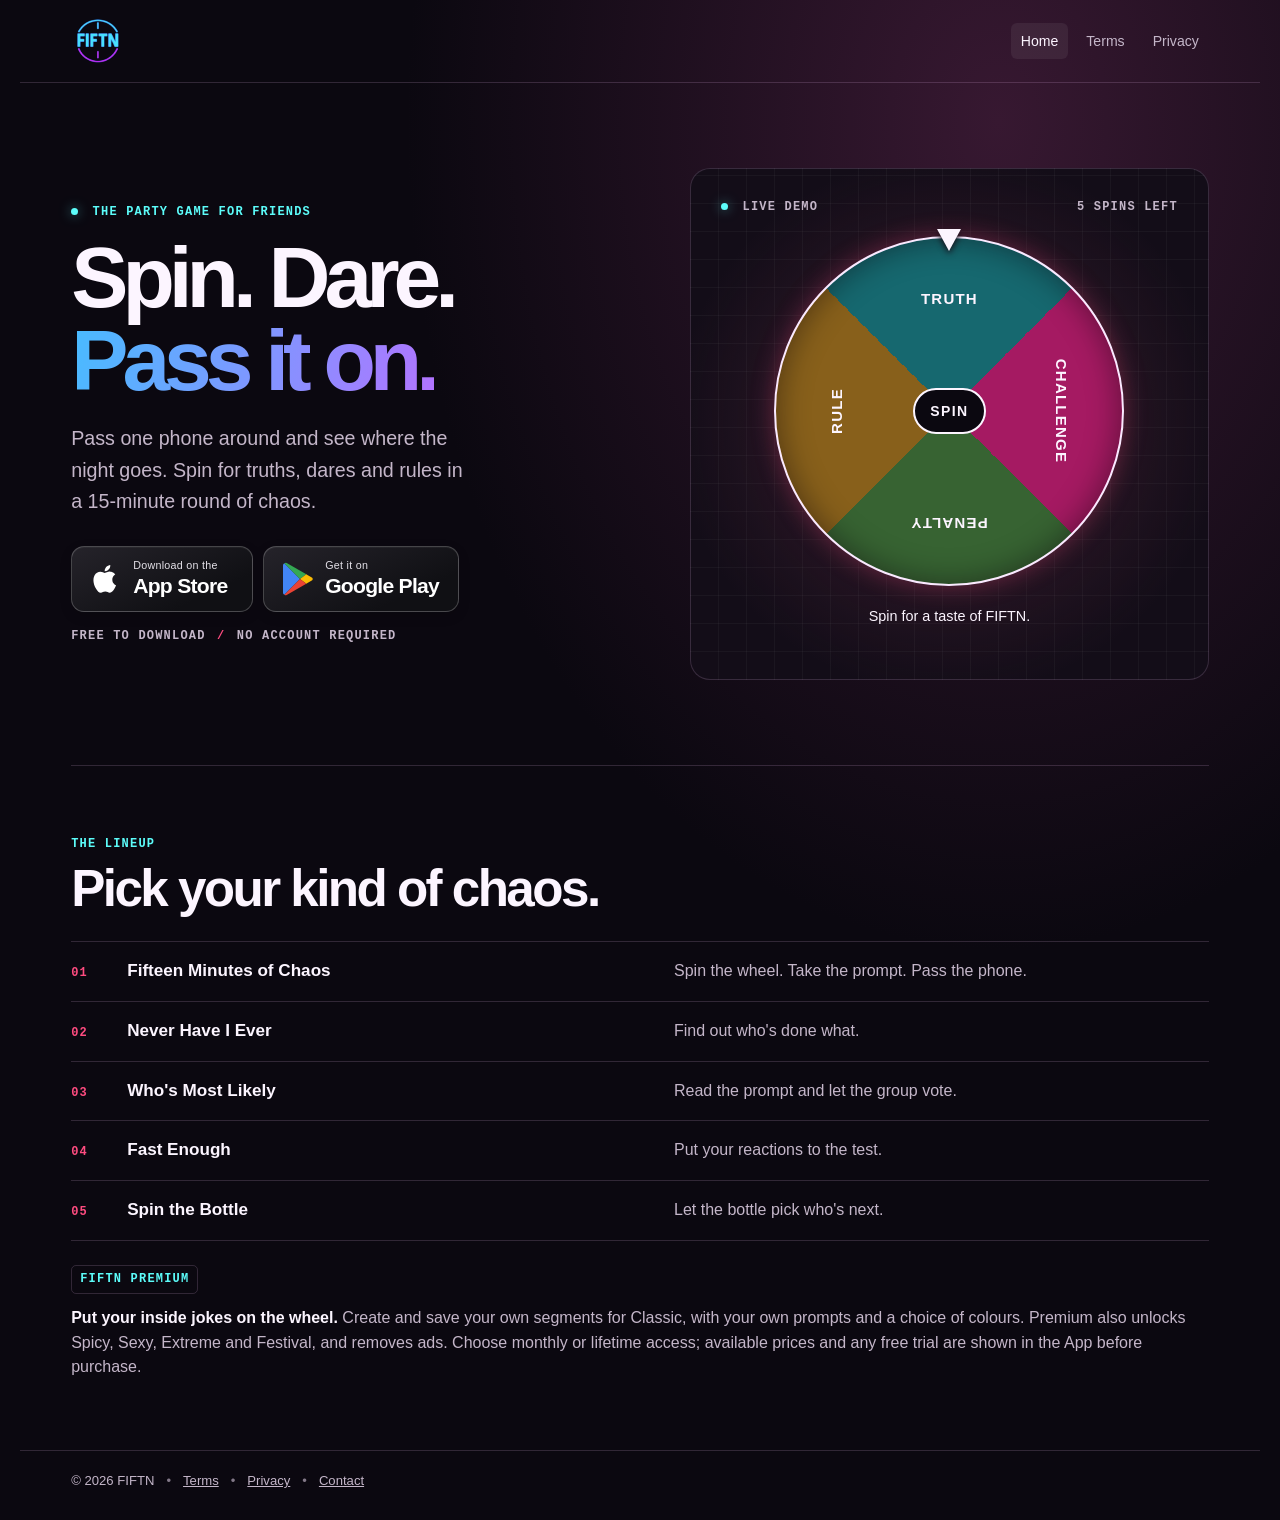
<file: index.html>
<!doctype html>
<html lang="en">

<head>
    <meta charset="utf-8" />
    <meta name="viewport" content="width=device-width, initial-scale=1" />
    <title>FIFTN | Party Game for Friends</title>
    <meta name="description" content="One phone, five party games. Spin the wheel, pass the phone and play FIFTN with friends." />
    <link rel="stylesheet" href="./styles.css" />
</head>

<body>

    <header class="header">
        <a class="brand" href="#/home" aria-label="FIFTN home">
            <img src="./assets/logo.svg" alt="FIFTN" width="54" height="54" />
        </a>

        <nav class="nav" aria-label="Primary navigation">
            <a class="nav-link" href="#/home" data-route="home">Home</a>
            <a class="nav-link" href="#/terms" data-route="terms">Terms</a>
            <a class="nav-link" href="#/privacy" data-route="privacy">Privacy</a>
        </nav>
    </header>

    <main class="main" id="app" tabindex="-1">
        <section class="route landing" data-route="home">
            <div class="hero">
                <div class="hero-copy">
                    <p class="eyebrow"><span class="signal"></span> THE PARTY GAME FOR FRIENDS</p>
                    <h1>Spin. Dare.<br /><em>Pass it on.</em></h1>
                    <p class="lead">Pass one phone around and see where the night goes. Spin for truths, dares and rules in a 15-minute round of chaos.</p>
                    <div class="cta-row">
                        <a class="store-badge" href="https://apps.apple.com/app/id6758054820" aria-label="Download FIFTN on the App Store">
                            <img class="store-icon" src="./assets/apple.svg" alt="" width="30" height="34" />
                            <span class="store-copy"><span class="store-caption">Download on the</span><span class="store-name">App Store</span></span>
                        </a>
                        <a class="store-badge" href="https://play.google.com/store/apps/details?id=com.brentdeveloping.fiftn" aria-label="Get FIFTN on Google Play">
                            <img class="store-icon" src="./assets/google-play.svg" alt="" width="30" height="34" />
                            <span class="store-copy"><span class="store-caption">Get it on</span><span class="store-name">Google Play</span></span>
                        </a>
                    </div>
                    <p class="micro">FREE TO DOWNLOAD <span aria-hidden="true">/</span> NO ACCOUNT REQUIRED</p>
                </div>

                <div class="wheel-stage">
                    <div class="stage-meta"><span><i class="signal"></i> LIVE DEMO</span><span id="demo-spins-left">5 SPINS LEFT</span></div>
                    <div class="wheel-shell">
                        <span class="wheel-pointer" aria-hidden="true"></span>
                        <div class="wheel" id="demo-wheel" aria-hidden="true">
                            <span style="--angle: 0deg">TRUTH</span>
                            <span style="--angle: 90deg">CHALLENGE</span>
                            <span style="--angle: 180deg">PENALTY</span>
                            <span style="--angle: 270deg">RULE</span>
                        </div>
                        <button class="spin" type="button" aria-label="Spin the demo wheel" disabled>SPIN</button>
                    </div>
                    <p class="wheel-result" id="demo-result" role="status">Spin for a taste of FIFTN.</p>
                    <a class="btn primary" id="demo-download" href="./download/" hidden>Keep playing in FIFTN</a>
                </div>
            </div>

            <div class="modes">
                <div class="section-heading">
                    <p class="eyebrow">THE LINEUP</p>
                    <h2>Pick your kind of chaos.</h2>
                </div>
                <ol class="mode-list">
                    <li><span class="mode-no">01</span><h3>Fifteen Minutes of Chaos</h3><p>Spin the wheel. Take the prompt. Pass the phone.</p></li>
                    <li><span class="mode-no">02</span><h3>Never Have I Ever</h3><p>Find out who's done what.</p></li>
                    <li><span class="mode-no">03</span><h3>Who's Most Likely</h3><p>Read the prompt and let the group vote.</p></li>
                    <li><span class="mode-no">04</span><h3>Fast Enough</h3><p>Put your reactions to the test.</p></li>
                    <li><span class="mode-no">05</span><h3>Spin the Bottle</h3><p>Let the bottle pick who's next.</p></li>
                </ol>
                <div class="premium-note">
                    <span class="tag">FIFTN PREMIUM</span>
                    <p><strong>Put your inside jokes on the wheel.</strong> Create and save your own segments for Classic, with your own prompts and a choice of colours. Premium also unlocks Spicy, Sexy, Extreme and Festival, and removes ads. Choose monthly or lifetime access; available prices and any free trial are shown in the App before purchase.</p>
                </div>
            </div>
        </section>

        <!-- TERMS -->
        <section class="card route" data-route="terms" hidden>
            <div class="doc-head">
                <h1>Terms of Service</h1>
                <p class="fine">Last updated: <span id="tos-date">2026-11-03</span></p>
            </div>

            <div class="doc">
                <h2>1. About FIFTN</h2>
                <p>
                    FIFTN is a party-game mobile application (“App”) designed for group
                    entertainment. These Terms of Service (“Terms”) govern your access
                    to and use of the App and related services (“Services”).
                </p>

                <h2>2. Acceptance of Terms</h2>
                <p>
                    By downloading, accessing, or using the App, you agree to these
                    Terms. If you do not agree, do not use the App.
                </p>

                <h2>3. Eligibility</h2>
                <p>
                    You must be at least the minimum legal age in your country to use
                    the App. If you are under the legal age, you may only use the App
                    with permission of a parent/guardian.
                </p>

                <h2>4. Safety & Responsible Use</h2>
                <ul>
                    <li>
                        The App may include dares/prompts. Use common sense and never do
                        anything unsafe, illegal, harmful, or that violates consent.
                    </li>
                    <li>
                        You are solely responsible for your actions while using the App.
                    </li>
                    <li>
                        Do not use the App while driving, cycling, or performing tasks
                        requiring attention.
                    </li>
                </ul>

                <h2>5. Premium Purchases</h2>
                <p>
                    The App offers one-time purchases and may offer a monthly Premium
                    subscription through the App Store or Google Play. Available offers,
                    trial eligibility, prices, and billing terms are shown before confirmation.
                </p>
                <p>
                    If you start a free trial that converts to a paid subscription, the store
                    charges the displayed price after the trial unless you cancel in time.
                    Monthly subscriptions renew automatically unless cancelled. Manage or cancel
                    your subscription in the store account used to purchase it. Refunds are
                    handled by the relevant store, without limiting your statutory rights.
                </p>

                <h2>6. Ads</h2>
                <p>
                    If the free version includes advertisements, we aim to show ads in a
                    way that does not interrupt core gameplay (e.g., at the end of a
                    session). Ad behavior can change based on product updates.
                </p>

                <h2>7. User Content & Conduct</h2>
                <p>
                    My Segments lets you write questions and challenges for your own wheel.
                    The App stores these locally and does not publish or share them with other
                    FIFTN users. Do not create content that is illegal, hateful, harassing,
                    sexually exploitative, or violates third-party rights. Respect everyone’s
                    consent and skip anything that makes a player uncomfortable.
                </p>

                <h2>8. Intellectual Property</h2>
                <p>
                    The App, branding, and all related materials are owned by FIFTN or
                    its licensors and are protected by intellectual property laws. You
                    may not copy, modify, distribute, or reverse engineer except where
                    permitted by law.
                </p>

                <h2>9. Updates & Availability</h2>
                <p>
                    We may update, modify, or discontinue features at any time. We do
                    not guarantee uninterrupted availability.
                </p>

                <h2>10. Disclaimer</h2>
                <p>
                    The App is provided “as is” and “as available” without warranties of
                    any kind. To the maximum extent allowed by law, we disclaim all
                    implied warranties.
                </p>

                <h2>11. Limitation of Liability</h2>
                <p>
                    To the maximum extent permitted by law, FIFTN is not liable for any
                    indirect, incidental, special, consequential, or punitive damages,
                    or any loss arising from your use of the App.
                </p>

                <h2>12. Governing Law</h2>
                <p>
                    These Terms are governed by the laws applicable in your place of
                    residence, unless mandatory consumer laws state otherwise.
                </p>

                <h2>13. Contact</h2>
                <p>
                    Questions about these Terms:
                    <a href="mailto:fiftn.party@gmail.com">fiftn.party@gmail.com</a>
                </p>

                <hr />

            </div>

            <div class="doc-actions">
                <a class="btn btn-ghost" href="#/home">← Back</a>
                <a class="btn" href="#/privacy">Go to Privacy →</a>
            </div>
        </section>

        <!-- PRIVACY -->
        <section class="card route" data-route="privacy" hidden>
            <div class="doc-head">
                <h1>Privacy Policy</h1>
                <p class="fine">
                    Last updated: <span id="pp-date">2026-11-04</span>
                </p>
            </div>

            <div class="doc">
                <h2>1. Overview</h2>
                <p>
                    Brent Opsomer is responsible for the personal data described in this
                    Privacy Policy when you use the FIFTN app (“App”). For privacy
                    questions or requests, use the contact details in section 11.
                </p>

                <h2>2. My Segments and Local Gameplay</h2>
                <p>
                    Names, colours and texts you enter in My Segments are saved in the App’s
                    local storage. FIFTN does not upload these entries to its servers or
                    include their names or texts in the gameplay events it sends to PostHog.
                    A gameplay event may record that a custom segment was used, without
                    recording what was written in it. Player names entered for local gameplay
                    are used in the game; you do not need to use real names.
                </p>
                <p>
                    You can delete saved segments in the App when the editor is available.
                    Clearing app data or uninstalling can remove local saves. FIFTN does not
                    provide its own cloud sync for My Segments. Device backups may copy local
                    app data depending on your operating system and settings.
                </p>

                <h2>3. Data Used by Online Services</h2>
                <h3>3.1 Firebase Authentication and Backend</h3>
                <p>
                    FIFTN uses Google Firebase to assign an anonymous account identifier without
                    asking you for an email address or password. Firebase services support
                    game content, Premium access checks, and promo code redemption. The
                    backend uses account and network information to limit abuse and records
                    redemptions and the access they grant. For promotional rewards, it also
                    records the claim time and access expiry against your Firebase account
                    identifier to prevent repeat claims. These rewards do not create a
                    subscription or renew automatically.
                </p>

                <h3>3.2 Purchases and Trials</h3>
                <p>
                    Apple or Google processes payments. FIFTN uses RevenueCat to check and
                    restore access and receives purchase metadata such as the product,
                    trial status, and access expiry. FIFTN does not receive your full
                    payment card details.
                </p>

                <h3>3.3 Product Analytics</h3>
                <p>
                    Where enabled, PostHog receives app events such as game starts, wheel
                    results by category, Premium screen views, and purchase and trial events,
                    along with app and device information. Purchase analytics may include
                    the product identifier, trial status and expiry. Promo redemption
                    analytics may include a campaign label and an internal code reference,
                    rather than the redeemable code itself. We use these events to understand
                    gameplay and improve the App. Events can be associated with your Firebase
                    account identifier. In app versions with the analytics choice, PostHog
                    starts only after you allow optional analytics. You can change your choice
                    in Settings > Privacy without affecting gameplay, Premium or purchases.
                    Turning analytics off stops new analytics collection in the app; it does
                    not automatically erase events already sent. Older app versions may
                    have associated the Firebase identifier with RevenueCat analytics.
                </p>

                <h3>3.4 Advertising</h3>
                <p>
                    The free version may display ads through Google AdMob. FIFTN requests
                    non-personalized ads in its end-of-game ad flow. Ad services may still
                    process device or network information and identifiers to deliver and
                    measure ads and prevent abuse, depending on the platform and your settings.
                </p>

                <h2>4. How We Use Data and Legal Bases (EEA/UK)</h2>
                <ul>
                    <li>To provide the App and grant purchased or redeemed access, as necessary to provide the service you request.</li>
                    <li>To keep the App secure and prevent abuse, based on our legitimate interests where applicable.</li>
                    <li>To understand usage and improve the App with optional PostHog analytics, based on your consent in versions that offer this choice.</li>
                    <li>For advertising, consent where required by applicable law.</li>
                    <li>To comply with legal obligations where applicable.</li>
                </ul>

                <h2>5. Recipients</h2>
                <p>
                    The services described above involve Google Firebase, RevenueCat,
                    PostHog and Google AdMob. Apple and Google also handle purchases
                    through their own stores under their own privacy policies.
                </p>

                <h2>6. Retention</h2>
                <p>
                    Local saves remain subject to your in-app deletion and device settings.
                    For online data, retention depends on the purpose: access and redemption
                    records support access verification and abuse prevention; analytics
                    records support usage measurement and product improvement. Data may
                    also be retained as required by law.
                </p>

                <h2>7. Your Choices</h2>
                <p>
                    You can manage device-level tracking and advertising permissions in your
                    operating system settings where supported. In current app versions, you
                    can change optional analytics in Settings under Privacy. Where available,
                    the advertising privacy option in the same section lets you reopen the
                    advertising consent form and change your choices. Advertising choices
                    are separate from optional analytics consent; declining analytics does
                    not remove ads. You can manage subscriptions
                    through your store account. Deleting the App does not cancel a subscription.
                </p>

                <h2>8. Your Rights</h2>
                <p>
                    Depending on applicable law, you can request access, correction,
                    deletion, restriction or portability of personal data, object to certain
                    processing, or withdraw consent where we rely on it. You may also
                    complain to your data protection authority. Use the contact below for
                    requests about data FIFTN holds.
                </p>

                <h2>9. Children</h2>
                <p>
                    The App is not intended for children under the minimum legal age in
                    your country. If you believe a child provided personal data, contact
                    us so we can address it.
                </p>

                <h2>10. International Transfers</h2>
                <p>
                    If data is processed outside your country, we use appropriate
                    safeguards (e.g., standard contractual clauses) where required.
                </p>

                <h2>11. Contact</h2>
                <p>
                    Privacy questions or requests:
                    <a href="mailto:fiftn.party@gmail.com">fiftn.party@gmail.com</a>
                </p>

                <hr />

            </div>

            <div class="doc-actions">
                <a class="btn btn-ghost" href="#/home">← Back</a>
                <a class="btn" href="#/terms">Go to Terms →</a>
            </div>
        </section>
    </main>

    <footer class="footer">
        <div class="footer-inner">
            <span>© <span id="year"></span> FIFTN</span>
            <span class="dot">•</span>
            <a href="#/terms">Terms</a>
            <span class="dot">•</span>
            <a href="#/privacy">Privacy</a>
            <span class="dot" aria-hidden="true">&#8226;</span>
            <a href="mailto:fiftn.party@gmail.com">Contact</a>
        </div>
    </footer>

    <script src="./app.js"></script>
</body>

</html>
</file>
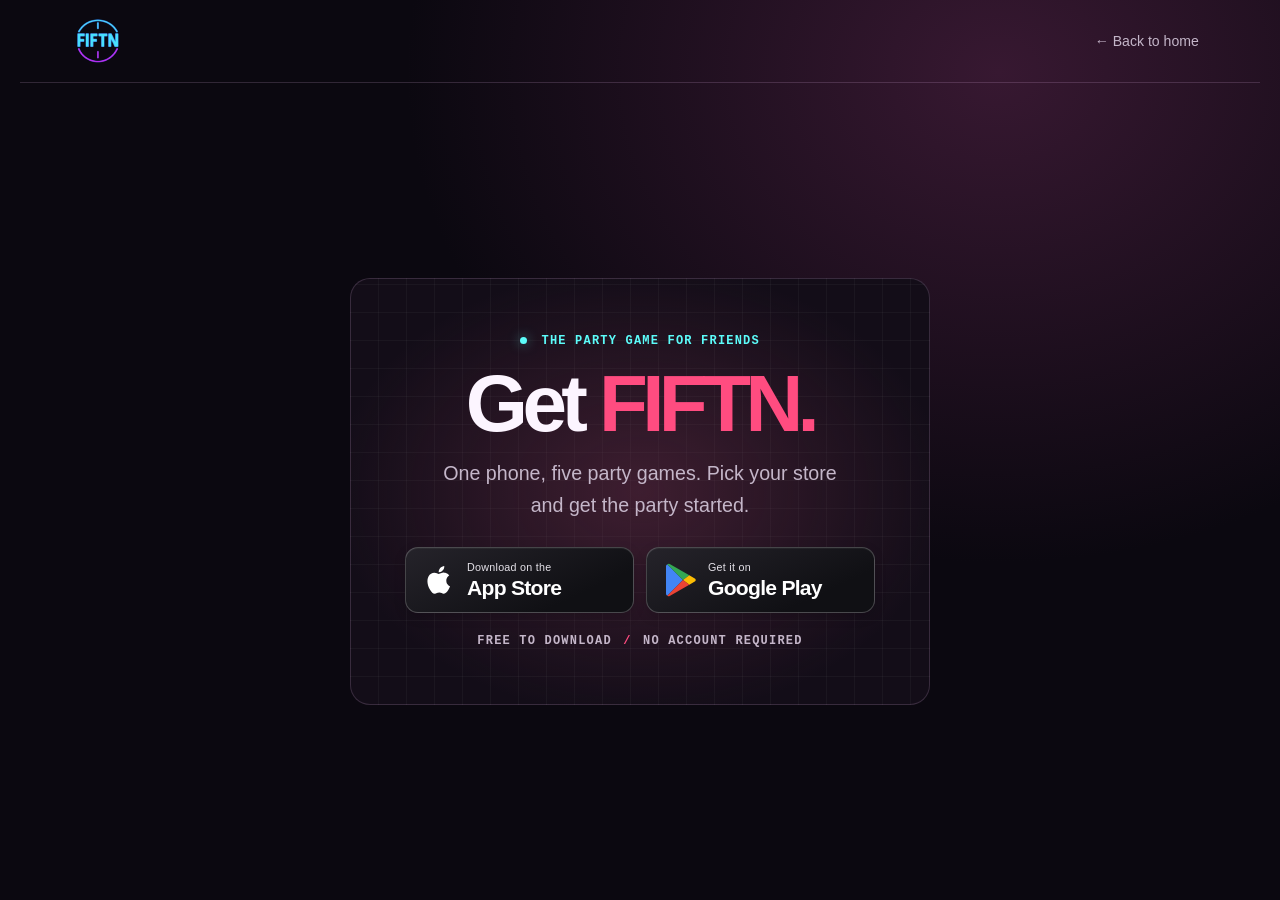
<file: download/index.html>
<!doctype html>
<html lang="en">
<head>
  <meta charset="utf-8" />
  <meta name="viewport" content="width=device-width, initial-scale=1" />
  <title>Download FIFTN</title>
  <meta name="description" content="Download FIFTN on the App Store or Google Play." />
  <meta name="robots" content="noindex" />
  <link rel="stylesheet" href="../styles.css" />
  <script>
    const appStoreUrl = "https://apps.apple.com/app/id6758054820";
    const playStoreUrl = "https://play.google.com/store/apps/details?id=com.brentdeveloping.fiftn";
    const userAgent = navigator.userAgent || navigator.vendor || "";

    if (/android/i.test(userAgent)) {
      window.location.replace(playStoreUrl);
    } else if (/iPad|iPhone|iPod/i.test(userAgent)) {
      window.location.replace(appStoreUrl);
    }
  </script>
</head>
<body class="download-page landing">
  <header class="header">
    <a class="brand" href="../" aria-label="FIFTN home">
      <img src="../assets/logo.svg" alt="FIFTN" width="54" height="54" />
    </a>
    <a class="nav-link" href="../"><span aria-hidden="true">&#8592;</span> Back to home</a>
  </header>
  <main class="main">
    <section class="download-hero hero-copy" aria-labelledby="download-title">
      <div class="wheel-stage download-panel">
        <p class="eyebrow"><span class="signal"></span> THE PARTY GAME FOR FRIENDS</p>
        <h1 id="download-title">Get <em>FIFTN.</em></h1>
        <p class="lead">One phone, five party games. Pick your store and get the party started.</p>
        <div class="download-stores">
          <a class="store-badge" href="https://apps.apple.com/app/id6758054820" aria-label="Download FIFTN on the App Store">
            <img class="store-icon" src="../assets/apple.svg" alt="" width="30" height="34" />
            <span class="store-copy"><span class="store-caption">Download on the</span><span class="store-name">App Store</span></span>
          </a>
          <a class="store-badge" href="https://play.google.com/store/apps/details?id=com.brentdeveloping.fiftn" aria-label="Get FIFTN on Google Play">
            <img class="store-icon" src="../assets/google-play.svg" alt="" width="30" height="34" />
            <span class="store-copy"><span class="store-caption">Get it on</span><span class="store-name">Google Play</span></span>
          </a>
        </div>
        <p class="micro">FREE TO DOWNLOAD <span aria-hidden="true">/</span> NO ACCOUNT REQUIRED</p>
      </div>
    </section>
  </main>
</body>
</html>
</file>
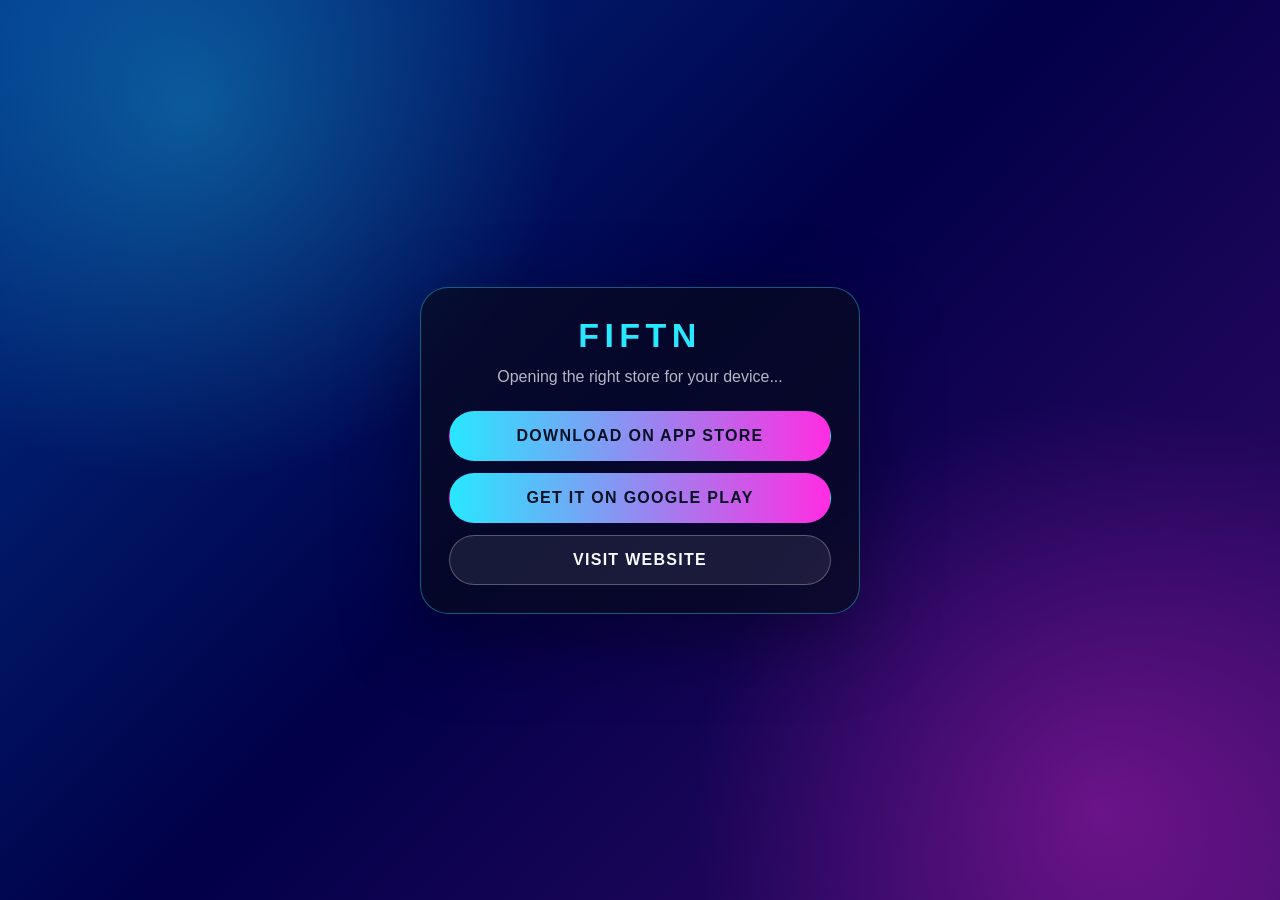
<file: qr/index.html>
<!doctype html>
<html lang="en">
<head>
  <meta charset="utf-8" />
  <meta name="viewport" content="width=device-width, initial-scale=1" />
  <title>Open FIFTN</title>
  <meta name="description" content="Open FIFTN on the App Store or Google Play." />
  <meta name="robots" content="noindex" />
  <style>
    :root {
      --bg-a: #003186;
      --bg-b: #010048;
      --bg-c: #370b69;
      --cyan: #28e7ff;
      --pink: #ff2de2;
      --text: #f6fbff;
      --muted: rgba(246, 251, 255, 0.72);
      --card: rgba(7, 10, 32, 0.74);
      --border: rgba(40, 231, 255, 0.38);
    }

    * {
      box-sizing: border-box;
    }

    body {
      min-height: 100vh;
      margin: 0;
      display: grid;
      place-items: center;
      padding: 24px;
      font-family: Arial, sans-serif;
      color: var(--text);
      background:
        radial-gradient(circle at 15% 12%, rgba(40, 231, 255, 0.28), transparent 28%),
        radial-gradient(circle at 86% 90%, rgba(255, 45, 226, 0.3), transparent 30%),
        linear-gradient(135deg, var(--bg-a), var(--bg-b) 48%, var(--bg-c));
    }

    main {
      width: min(100%, 440px);
      padding: 28px;
      border: 1px solid var(--border);
      border-radius: 28px;
      background: var(--card);
      box-shadow: 0 24px 80px rgba(0, 0, 0, 0.34);
      text-align: center;
    }

    h1 {
      margin: 0 0 10px;
      font-size: 34px;
      letter-spacing: 0.16em;
      color: var(--cyan);
    }

    p {
      margin: 0 0 22px;
      color: var(--muted);
      line-height: 1.5;
    }

    .buttons {
      display: grid;
      gap: 12px;
    }

    a {
      display: block;
      padding: 15px 18px;
      border: 1px solid rgba(255, 255, 255, 0.28);
      border-radius: 999px;
      color: var(--text);
      text-decoration: none;
      font-weight: 800;
      letter-spacing: 0.08em;
      text-transform: uppercase;
      background: rgba(255, 255, 255, 0.08);
    }

    a.store {
      border-color: transparent;
      background: linear-gradient(90deg, var(--cyan), var(--pink));
      color: #081024;
    }
  </style>
  <script>
    const posthogKey = "phc_3wEcWLK4eiEMqCXx1xpVKgsFz5vnSCVXQW5MusFbHtH";
    const posthogHost = "https://eu.i.posthog.com";
    const appStoreUrl = "https://apps.apple.com/app/id6758054820";
    const playStoreUrl = "https://play.google.com/store/apps/details?id=com.brentdeveloping.fiftn";
    const userAgent = navigator.userAgent || navigator.vendor || "";
    const params = new URLSearchParams(window.location.search);
    const platform = /android/i.test(userAgent)
      ? "android"
      : /iPad|iPhone|iPod/i.test(userAgent)
        ? "ios"
        : "desktop";

    function getDistinctId() {
      try {
        const storageKey = "fiftn_qr_distinct_id";
        const existing = window.localStorage.getItem(storageKey);

        if (existing) return existing;

        const next =
          window.crypto && window.crypto.randomUUID
            ? window.crypto.randomUUID()
            : `qr_${Date.now()}_${Math.random().toString(16).slice(2)}`;

        window.localStorage.setItem(storageKey, next);
        return next;
      } catch {
        return `qr_${Date.now()}_${Math.random().toString(16).slice(2)}`;
      }
    }

    function capture(event, extraProperties = {}) {
      const payload = {
        api_key: posthogKey,
        event,
        distinct_id: getDistinctId(),
        properties: {
          source: params.get("source") || "sticker",
          campaign: params.get("campaign") || "offline_qr",
          platform,
          pathname: window.location.pathname,
          current_url: window.location.href,
          referrer: document.referrer || "",
          ...extraProperties,
        },
      };
      const body = JSON.stringify(payload);

      try {
        if (navigator.sendBeacon) {
          navigator.sendBeacon(
            `${posthogHost}/capture/`,
            new Blob([body], { type: "application/json" }),
          );
          return Promise.resolve();
        }

        return fetch(`${posthogHost}/capture/`, {
          method: "POST",
          headers: { "Content-Type": "application/json" },
          body,
          keepalive: true,
        }).catch(() => {});
      } catch {
        return Promise.resolve();
      }
    }

    function redirectAfterTracking(url) {
      Promise.race([
        capture("qr_scan", { redirect_to: platform }),
        new Promise((resolve) => setTimeout(resolve, 350)),
      ]).finally(() => {
        window.location.replace(url);
      });
    }

    if (platform === "android") {
      redirectAfterTracking(playStoreUrl);
    } else if (platform === "ios") {
      redirectAfterTracking(appStoreUrl);
    } else {
      capture("qr_scan", { redirect_to: "manual_choice" });
    }

    window.addEventListener("DOMContentLoaded", () => {
      document.querySelectorAll("[data-store]").forEach((link) => {
        link.addEventListener("click", () => {
          capture("qr_store_clicked", {
            store: link.getAttribute("data-store"),
          });
        });
      });
    });
  </script>
</head>
<body>
  <main>
    <h1>FIFTN</h1>
    <p>Opening the right store for your device...</p>
    <div class="buttons">
      <a class="store" data-store="ios" href="https://apps.apple.com/app/id6758054820">Download on App Store</a>
      <a class="store" data-store="android" href="https://play.google.com/store/apps/details?id=com.brentdeveloping.fiftn">Get it on Google Play</a>
      <a href="../">Visit website</a>
    </div>
  </main>
</body>
</html>
</file>
<file: styles.css>
:root {
  color-scheme: dark;
  --ink: #0b0810;
  --surface: #16101b;
  --paper: #fcf5ff;
  --muted: #c4b6c9;
  --line: #f5c9ff29;
  --pink: #ff4c80;
  --cyan: #5cfcfa;
  --gutter: clamp(18px, 4vw, 56px);
  --display: "Arial Black", "Franklin Gothic Heavy", sans-serif;
  font-family: "Trebuchet MS", Verdana, sans-serif;
}

*, *::before, *::after { box-sizing: border-box; }
[hidden] { display: none !important; }
body {
  margin: 0;
  min-width: 0;
  color: var(--paper);
  background: radial-gradient(ellipse at 78% 8%, #371831 0%, transparent 37rem), var(--ink);
}
a { color: inherit; }
:focus-visible { outline: 2px solid var(--cyan); outline-offset: 5px; }
#app:focus { outline: none; }
h1, h2, h3, p { margin: 0; }
.header, .main, .footer { max-width: 1240px; margin-inline: auto; padding-inline: var(--gutter); }
.header {
  min-height: 83px;
  display: flex;
  align-items: center;
  justify-content: space-between;
  gap: 14px;
  border-bottom: 1px solid var(--line);
}
.brand { display: inline-flex; flex-shrink: 0; }
.brand img { display: block; }
.nav, .cta-row, .footer-inner { display: flex; align-items: center; flex-wrap: wrap; gap: 8px; }
.nav-link { color: var(--muted); text-decoration: none; border-radius: 6px; padding: 10px; font-size: .88rem; }
.nav-link:hover, .nav-link.active { color: var(--paper); background: #ffffff10; }

.landing {
  -webkit-user-select: none;
  user-select: none;
}

.hero {
  display: grid;
  grid-template-columns: 1.07fr 1fr;
  align-items: center;
  gap: clamp(28px, 5vw, 74px);
  min-height: 575px;
  padding-block: clamp(36px, 7vw, 85px);
}
.hero-copy { min-width: 0; animation: arrive .6s ease-out both; }
@keyframes arrive { from { opacity: 0; transform: translateY(12px); } to { opacity: 1; transform: translateY(0); } }
.eyebrow, .micro, .stage-meta, .tag, .mode-no {
  font: 700 .75rem/1.4 "Courier New", monospace;
  letter-spacing: .10em;
}
.eyebrow { color: var(--cyan); }
.signal { display: inline-block; width: 7px; height: 7px; margin-right: 6px; border-radius: 50%; background: var(--cyan); box-shadow: 0 0 12px #5cfcfa85; }
.hero h1 {
  margin-block: 16px 22px;
  font: 900 clamp(2.7rem, 6.7vw, 6rem)/.96 var(--display);
  letter-spacing: -.07em;
}
.hero h1 em { color: #8c8dff; font-style: normal; }
@supports ((background-clip: text) or (-webkit-background-clip: text)) {
  .hero h1 em {
    background-image: linear-gradient(105deg, #47bcff, #b373ff);
    -webkit-background-clip: text;
    background-clip: text;
    color: transparent;
  }
}
.lead { max-width: 36ch; color: var(--muted); font-size: clamp(1rem, 1.7vw, 1.23rem); line-height: 1.6; }
.cta-row { gap: 10px; margin-top: 28px; }
.btn {
  display: inline-flex;
  align-items: center;
  justify-content: center;
  gap: 16px;
  min-height: 46px;
  padding: 10px 15px;
  border: 1px solid var(--line);
  border-radius: 8px;
  background: var(--surface);
  color: var(--paper);
  font-weight: 700;
  text-decoration: none;
}
.btn:hover { border-color: var(--cyan); }
.primary { background: var(--cyan); border-color: var(--cyan); color: #081313; }
.primary:hover { background: #b5ffff; }
.store-badge {
  display: inline-flex;
  align-items: center;
  justify-content: flex-start;
  gap: 12px;
  min-height: 66px;
  min-width: 182px;
  padding: 11px 19px;
  border: 1px solid #ffffff38;
  border-radius: 13px;
  background: linear-gradient(155deg, #25232a, #101014 75%);
  box-shadow: 0 4px 12px #00000026, inset 0 1px 0 #ffffff0b;
  color: #fff;
  text-decoration: none;
  transition: border-color .18s ease, background-color .18s ease;
}
.store-badge:hover { border-color: #ffffff85; background: #25232a; }
.store-badge:active { background: #101014; }
.store-icon { display: block; width: 30px; height: 34px; flex-shrink: 0; object-fit: contain; }
.store-copy { display: flex; flex-direction: column; gap: 2px; text-align: left; white-space: nowrap; }
.store-caption { font-size: .67rem; line-height: 1.2; font-weight: 400; letter-spacing: .025em; color: #e4e1e8; }
.store-name { font-size: 1.32rem; line-height: 1.13; font-weight: 700; letter-spacing: -.035em; }
.micro { color: var(--muted); margin-top: 16px; }
.micro span { color: var(--pink); padding-inline: 3px; }

.wheel-stage {
  min-width: 0;
  display: grid;
  justify-items: center;
  gap: 20px;
  padding: clamp(16px, 3vw, 30px);
  border: 1px solid var(--line);
  border-radius: 20px;
  background:
    radial-gradient(ellipse at center, #70314c75, transparent 75%),
    repeating-linear-gradient(90deg, transparent 0 27px, #ffffff09 27px 28px),
    repeating-linear-gradient(0deg, transparent 0 27px, #ffffff09 27px 28px), #130d18;
}
.stage-meta { display: flex; justify-content: space-between; width: 100%; color: var(--muted); }
.wheel-shell { position: relative; width: min(100%, 350px); aspect-ratio: 1; display: grid; place-items: center; }
.wheel {
  position: absolute;
  inset: 0;
  border-radius: 50%;
  border: 2px solid #fbe9ff;
  background: conic-gradient(from -45deg, #16686f 0 25%, #a51a62 25% 50%, #376332 50% 75%, #88601b 75%);
  box-shadow: 0 0 25px #ff4c8050, inset 0 0 32px #07040877;
  transform: rotate(var(--rotation, 0deg));
  transition: transform 1.25s cubic-bezier(.14,.68,.14,1);
}
.wheel span {
  position: absolute;
  inset: 0;
  text-align: center;
  padding-top: 15%;
  transform: rotate(var(--angle));
  font-size: clamp(.62rem, 1.55vw, .94rem);
  font-weight: 900;
  letter-spacing: .08em;
}
.wheel-pointer {
  position: absolute;
  top: -7px;
  z-index: 1;
  border-top: 22px solid var(--paper);
  border-left: 12px solid transparent;
  border-right: 12px solid transparent;
  filter: drop-shadow(0 3px 3px #160d18);
}
.spin {
  position: relative;
  min-width: 70px;
  min-height: 46px;
  padding: 8px 15px;
  border: 2px solid var(--paper);
  border-radius: 999px;
  color: var(--paper);
  background: var(--ink);
  font: 900 .875rem/1 var(--display);
  letter-spacing: .1em;
  cursor: pointer;
}
.spin:hover:not(:disabled):not([aria-disabled="true"]) { color: var(--cyan); }
.spin:disabled, .spin[aria-disabled="true"] { cursor: default; }
.wheel-result { width: 100%; min-height: 3em; text-align: center; color: var(--paper); font-size: .9rem; line-height: 1.5; }

.download-page { min-height: 100vh; }
.download-hero {
  min-height: calc(100svh - 83px);
  display: grid;
  place-items: center;
  padding-block: clamp(24px, 6vw, 72px);
}
.download-panel {
  width: min(100%, 580px);
  gap: 14px;
  padding: clamp(20px, 6vw, 54px);
  text-align: center;
}
.download-panel h1 {
  font: 900 clamp(2.6rem, 9vw, 5rem)/1 var(--display);
  letter-spacing: -.07em;
}
.download-panel h1 em { color: var(--pink); font-style: normal; }
.download-stores { width: 100%; display: flex; flex-wrap: wrap; justify-content: center; gap: 12px; margin-top: 12px; }
.download-stores .store-badge { flex: 1 1 182px; max-width: 240px; }
.download-panel .micro { margin-top: 6px; }

.modes { border-top: 1px solid var(--line); padding-block: clamp(34px, 6vw, 70px); }
.section-heading h2 { margin-top: 8px; font: 900 clamp(1.8rem, 4vw, 3.2rem)/1.1 var(--display); letter-spacing: -.05em; }
.mode-list { list-style: none; padding: 0; margin: 24px 0; }
.mode-list li {
  display: grid;
  grid-template-columns: 44px minmax(0, 1fr) minmax(0, 1fr);
  align-items: baseline;
  column-gap: 12px;
  padding: 17px 0;
  border-top: 1px solid var(--line);
}
.mode-list li:last-child { border-bottom: 1px solid var(--line); }
.mode-no { color: var(--pink); }
.mode-list h3 { font-size: 1.07rem; }
.mode-list p, .premium-note p { color: var(--muted); line-height: 1.55; }
.premium-note { display: flex; gap: 12px 16px; align-items: baseline; flex-wrap: wrap; }
.tag { color: var(--cyan); border: 1px solid var(--line); border-radius: 5px; padding: 5px 8px; }
.premium-note strong { color: var(--paper); }

.card { max-width: 820px; margin: clamp(24px, 7vw, 74px) auto; padding: clamp(20px, 5vw, 52px); background: var(--surface); border: 1px solid var(--line); border-radius: 18px; }
.doc-head h1 { font: 900 clamp(1.85rem, 4vw, 3rem)/1.12 var(--display); letter-spacing: -.04em; }
.fine { margin-top: 8px; color: var(--muted); font-size: .85rem; }
.doc { margin-top: 22px; color: var(--muted); line-height: 1.7; overflow-wrap: anywhere; }
.doc h2, .doc h3 { margin: 22px 0 6px; color: var(--paper); }
.doc h2 { font-size: 1.15rem; }
.doc h3 { font-size: 1rem; }
.doc p + p { margin-top: 12px; }
.doc ul { margin: 0; padding-left: 20px; }
.doc hr { border: 0; border-top: 1px solid var(--line); margin: 24px 0; }
.doc-actions { display: flex; flex-wrap: wrap; gap: 10px; }
.footer { color: var(--muted); border-top: 1px solid var(--line); padding-block: 22px 32px; font-size: .82rem; }
.footer-inner { gap: 8px 12px; }
.dot { opacity: .65; }

@media (max-width: 760px) {
  .hero { grid-template-columns: 1fr; min-height: 0; }
  .hero h1 { font-size: clamp(2.7rem, 10vw, 4.5rem); }
  .wheel-stage { max-width: 470px; }
  .mode-list li { grid-template-columns: 28px minmax(0, 1fr); row-gap: 4px; }
  .mode-list p { grid-column: 2; }
}
@media (prefers-reduced-motion: reduce) {
  .hero-copy { animation: none; }
  .wheel { transition: none; }
  .store-badge { transition: none; }
}
</file>
